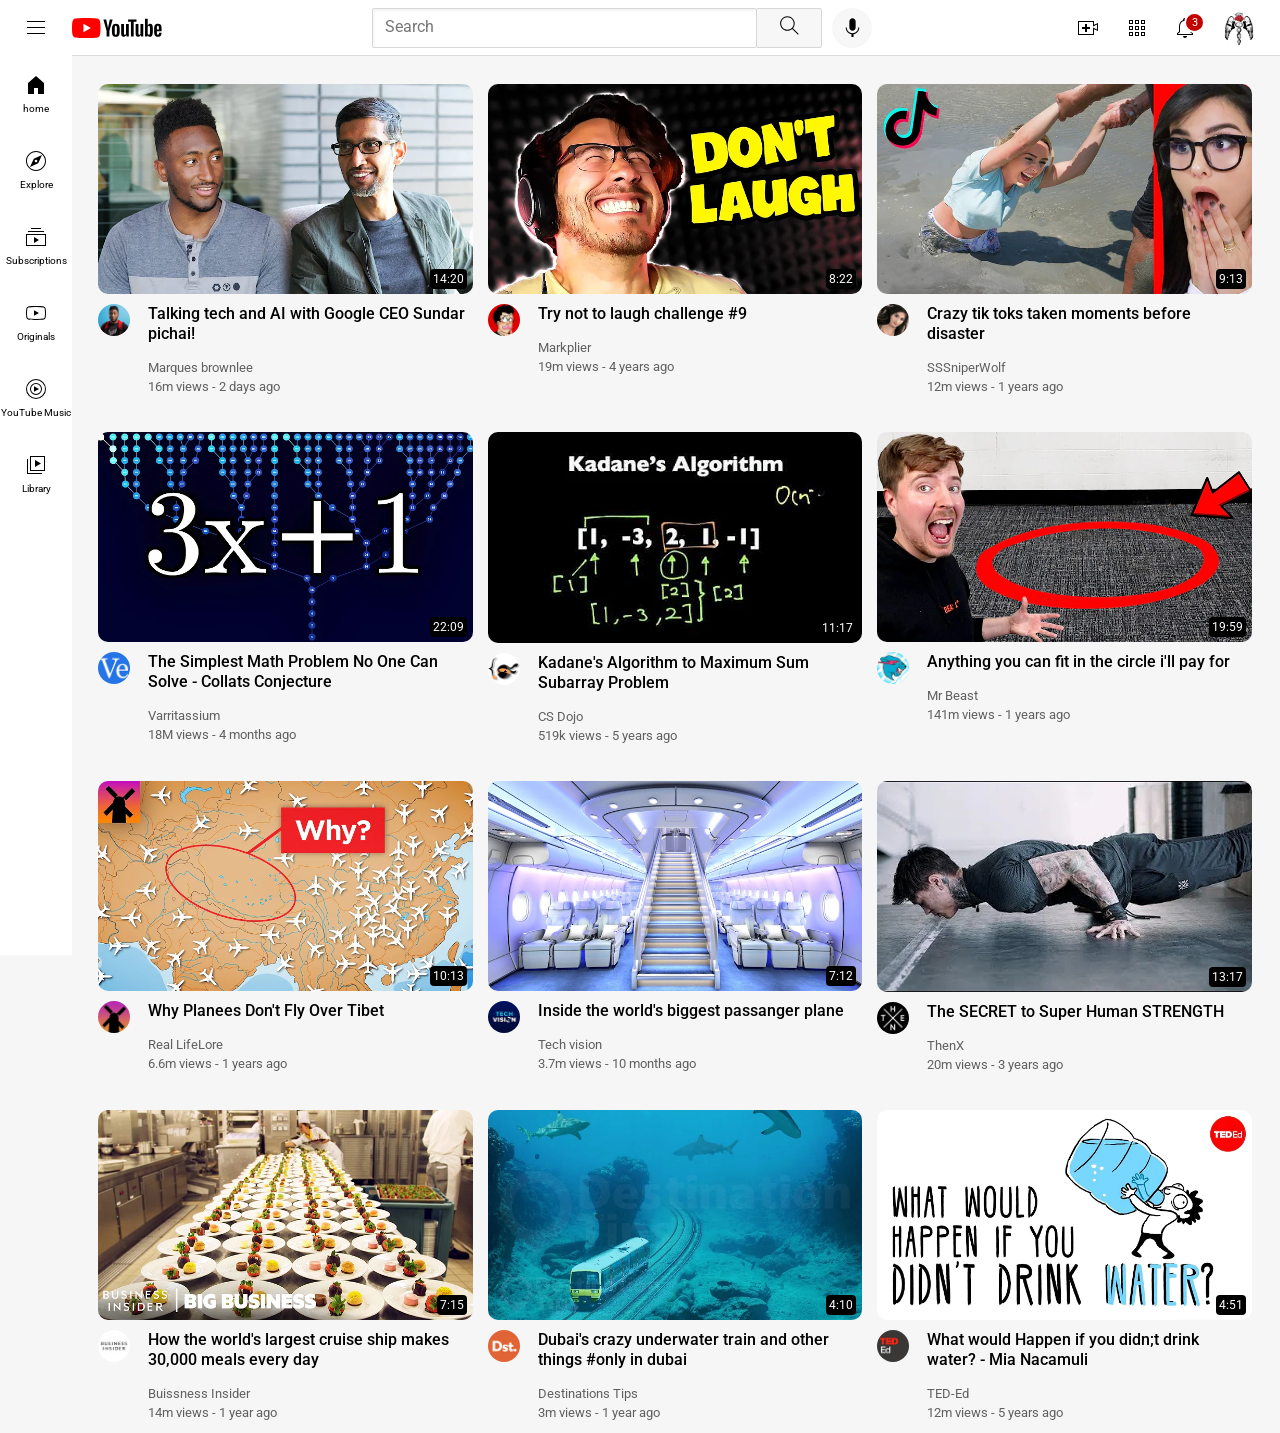
<file: index.html>
<!DOCTYPE html>
<html>
    <head>
        <title>
            karthik-rathor-youtube-Clone.com
        </title>
        <link rel="stylesheet" href="Style.css">
        <link rel="Stylesheet" href="Header.css">
        <link rel="stylesheet" href="Side-Bar.css">
        <link rel="preconnect" href="https://fonts.googleapis.com">
        <link rel="preconnect" href="https://fonts.gstatic.com" crossorigin>
        <link href="https://fonts.googleapis.com/css2?family=Montserrat:ital,wght@0,100..900;1,100..900&family=Roboto:ital,wght@0,100..900;1,100..900&display=swap" rel="stylesheet">
    </head>
    <body style=" margin: 0px;
                    background-color: rgb(246, 246, 246);
                    padding-left: 98px;
                    padding-top: 84px;
                    padding-right: 28px;">
                    
        <div class="header">
            <div class="left-section">
                <img src="icons/three-line-menu.svg" class="three-line-menu">
                <img src="icons/youtube-logo.svg" class="yt-logo">
            </div>
            <div class="middle-section">
                <input type="search" placeholder="Search" class="search-box">
                <button class="search-icon-btn">
                    <img src="icons/search.svg" class="search-icon">
                    <div class="tooltip">
                        Search
                    </div>
                </button>
                <button class="voice-search-icon-btn">
                    <img src="icons/voice-search-icon.svg" class="voice-search-icon">
                    <div class="tooltip-2">
                        Search with your Voice
                    </div>
                </button>
            </div>
            <div class="right-section">
                <div class="upload-icon-tooltip">
                    <img class="upload-icon" src="icons/upload.svg">
                     <div class="tooltip-3">
                        Create
                     </div>
                </div>
                <div class="youtube-apps-tooltip">
                    <img class="youtube-apps" src="icons/youtube-apps.svg">
                    <div class="tooltip-4">
                        YouTube Apps
                    </div>
                </div>
                    <div class="notification-icon-count">
                        <img class="notification-icon" src="icons/notifications.svg">
                        <div class="notification-count">
                            3
                        </div>
                        <div class="tooltip-5">
                            Notifications
                        </div>
                    </div>
                <img class="my-pfp-icon" src="channel-pfp/Designer.jpg">
            </div>
        </div>
        <div class="Side-bar">
            <div class="sidebar-link">
                <img src="icons/home.svg" class="Home-icon">
                <div>home</div>
            </div>
            <div class="sidebar-link">
                <img src="icons/explore.svg" class="Explore-icon">
                <div>Explore</div>
            </div>
            <div class="sidebar-link">
                <img src="icons/subscriptions.svg" class="Subscription-icon">
                <div>Subscriptions</div>
            </div>
            <div class="sidebar-link">
                <img src="icons/originals.svg" class="Originals-icon">
                <div>Originals</div>
            </div>
            <div class="sidebar-link">
                <img src="icons/youtube-music.svg" class="Music-icon">
                <div>YouTube Music</div>
            </div>
            <div class="sidebar-link">
                <img src="icons/library.svg" class="Library-icon">
                <div>Library</div>
            </div>
        </div>
        <div class="grid">
          <div class="video-preview">
            <a href="https://www.youtube.com/watch?v=n2RNcPRtAiY" >
                <img src="thumbnail/thumbnail-1.webp" class="thumbnail">
            </a>
            <div class="video-thumbnail">
              <div class="time-stamp">
                14:20
              </div>
            </div>
                <div class="video-credits">
                    <div class="channel-pfp">
                            <img src="channel-pfp/pfp-1.jpeg" class="pfp">
                    </div>
                    <div class="video-info">
                        <p class="title"> Talking tech and AI with Google CEO Sundar pichai!</p>
                        <p class="author"> Marques brownlee</p>
                        <p class="stats"> 16m views - 2 days ago</p>
                    </div>
                </div>
            </div>

            <div class="video-preview">
                <div class="video-thumbnail">
                    <img src="thumbnail/thumbnail-2.webp" class="thumbnail">
                    <div class="time-stamp">
                        8:22
                    </div>
                </div>
                <div class="video-credits">
                    <div class="channel-pfp">
                        <img src="channel-pfp/pfp-2.jpeg" class="pfp">
                    </div>
                    <div class="video-info">
                        <p class="title"> Try not to laugh challenge #9</p>
                        <p class="author"> Markplier</p>
                        <p class="stats"> 19m views - 4 years ago</p>
                    </div>
                </div>
            </div>

            <div class="video-preview">
                <div class="video-thumbnail">
                    <img src="thumbnail/thumbnail-3.webp" class="thumbnail">
                    <div class="time-stamp">
                        9:13
                    </div>
                </div>
                <div class="video-credits">
                    <div class="channel-pfp">
                        <img src="channel-pfp/pfp-3.jpeg" class="pfp">
                    </div>
                    <div class="video-info">
                        <p class="title"> Crazy tik toks taken moments before disaster</p>
                        <p class="author"> SSSniperWolf</p>
                        <p class="stats"> 12m views - 1 years ago</p>
                    </div>
                </div>
            </div>

            <div class="video-preview">
                <div class="video-thumbnail">
                    <img src="thumbnail/thumbnail-4.webp" class="thumbnail">
                    <div class="time-stamp">
                        22:09
                    </div>
                </div>
                <div class="video-credits">
                    <div class="channel-pfp">
                        <img src="channel-pfp/channel-4.jpeg" class="pfp">
                    </div>
                    <div class="video-info">
                        <p class="title"> The Simplest Math Problem No One Can Solve - Collats Conjecture </p>
                        <p class="author"> Varritassium</p>
                        <p class="stats"> 18M views - 4 months ago</p>
                    </div>
                </div>
            </div>

            <div class="video-preview">
                <div class="video-thumbnail">
                    <img src="thumbnail/thumbnail-5.webp" class="thumbnail">
                    <div class="time-stamp">
                        11:17
                    </div>
                </div>
                <div class="video-credits">
                    <div class="channel-pfp">
                        <img src="channel-pfp/channel-5.jpeg" class="pfp">
                    </div>
                    <div class="video-info">
                        <p class="title"> Kadane's Algorithm to Maximum Sum Subarray Problem</p>
                        <p class="author"> CS Dojo</p>
                        <p class="stats"> 519k views - 5 years ago</p>
                    </div>
                </div>
            </div>

            <div class="video-preview">
                <div class="video-thumbnail">
                    <img src="thumbnail/thumbnail-6.webp" class="thumbnail">
                    <div class="time-stamp">
                        19:59
                    </div>
                </div>
                <div class="video-credits">
                    <div class="channel-pfp">
                        <img src="channel-pfp/channel-6.jpeg" class="pfp">
                    </div>
                    <div class="video-info">
                        <p class="title">Anything you can fit in the circle i'll pay for</p>
                        <p class="author"> Mr Beast</p>
                        <p class="stats"> 141m views - 1 years ago</p>
                    </div>
                </div>
            </div>

            <div class="video-preview">
                <div class="video-thumbnail">
                    <img src="thumbnail/thumbnail-7.webp" class="thumbnail">
                    <div class="time-stamp">
                        10:13
                    </div>
                </div>
                <div class="video-credits">
                    <div class="channel-pfp">
                        <img src="channel-pfp/channel-7.jpeg" class="pfp">
                    </div>
                    <div class="video-info">
                        <p class="title"> Why Planees Don't Fly Over Tibet</p>
                        <p class="author"> Real LifeLore</p>
                        <p class="stats"> 6.6m views - 1 years ago</p>
                    </div>
                </div>
            </div>

            <div class="video-preview">
                <div class="video-thumbnail">
                    <img src="thumbnail/thumbnail-8.webp" class="thumbnail">
                    <div class="time-stamp">
                        7:12
                    </div>
                </div>
                <div class="video-credits">
                    <div class="channel-pfp">
                        <img src="channel-pfp/channel-8.jpeg" class="pfp">
                    </div>
                    <div class="video-info">
                        <p class="title"> Inside the world's biggest passanger plane</p>
                        <p class="author"> Tech vision</p>
                        <p class="stats"> 3.7m views - 10 months ago</p>
                    </div>
                </div>
            </div>

            <div class="video-preview">
                <div class="video-thumbnail">
                    <img src="thumbnail/thumbnail-9.webp" class="thumbnail">
                    <div class="time-stamp">
                        13:17
                    </div>
                </div>
                <div class="video-credits">
                    <div class="channel-pfp">
                        <img src="channel-pfp/channel-9.jpeg" class="pfp">
                    </div>
                    <div class="video-info">
                        <p class="title"> The SECRET  to Super Human STRENGTH</p>
                        <p class="author"> ThenX</p>
                        <p class="stats"> 20m views - 3 years ago</p>
                    </div>
                </div>
            </div>

            <div class="video-preview">
                <div class="video-thumbnail">
                    <img src="thumbnail/thumbnail-10.webp" class="thumbnail">
                    <div class="time-stamp">
                        7:15
                    </div>
                </div>
                <div class="video-credits">
                    <div class="channel-pfp">
                        <img src="channel-pfp/channel-10.jpeg" class="pfp">
                    </div>
                    <div class="video-info">
                        <p class="title"> How the world's largest cruise ship makes 30,000 meals every day </p>
                        <p class="author"> Buissness Insider</p>
                        <p class="stats"> 14m views - 1 year ago</p>
                    </div>
                </div>
            </div>

            <div class="video-preview">
                <div class="video-thumbnail">
                    <img src="thumbnail/thumbnail-11.webp" class="thumbnail">
                    <div class="time-stamp">
                        4:10
                    </div>
                </div>
                <div class="video-credits">
                    <div class="channel-pfp">
                        <img src="channel-pfp/channel-11.jpeg" class="pfp">
                    </div>
                    <div class="video-info">
                        <p class="title"> Dubai's crazy underwater train and other things #only in dubai</p>
                        <p class="author"> Destinations Tips</p>
                        <p class="stats"> 3m views - 1 year ago</p>
                    </div>
                </div>
            </div>

            <div class="video-preview">
                <div class="video-thumbnail">
                    <img src="thumbnail/thumbnail-12.webp" class="thumbnail">
                    <div class="time-stamp">
                        4:51
                    </div>
                </div>
                <div class="video-credits">
                    <div class="channel-pfp">
                        <img src="channel-pfp/channel-12.jpeg" class="pfp">
                    </div>
                    <div class="video-info">
                        <p class="title"> What would Happen if you didn;t drink water? - Mia Nacamuli</p>
                        <p class="author"> TED-Ed</p>
                        <p class="stats"> 12m views - 5 years ago</p>
                    </div>
                </div>
            </div>
        </div>
    </body>
</html>
</file>
<file: Style.css>
.grid{
    display: grid;
    grid-template-columns: 1fr 1fr 1fr;
    column-gap: 15px;
    row-gap: 25px;
}

@media (max-width: 750px){
    .grid{
        grid-template-columns: 1fr 1fr;
    }
}

@media (min-width: 1300px){
    .grid{
        grid-template-columns: 1fr 1fr 1fr 1fr;
    }
}

@media (min-width: 1299px) and (max-width: 751px){
    .grid{
        grid-template-columns: 1fr 1fr 1fr;
    }
}

.video-thumbnail{
    position: relative;
}
.time-stamp{
    background-color: black;
    color: white;
    position: absolute;
    bottom: 15px;
    right: 6px;
    border-radius: 4px;
    padding: 3px;
    font-family: 'Roboto';
    font-size: 12px;
}
.thumbnail{
    border-radius: 10px;
    width: 100%;
    margin-bottom: 6px;
}
.video-preview{
    padding: px;
    border-radius: 10px;
    transition: background-color 1s;
}

.pfp{
    width: 32px;
    border-radius: 100%;
}
.title{
    margin-top: 0px;
    font-family: 'Roboto';
    font-weight: 500;
    line-height: 20px;
}
.author{
    font-family: 'Roboto';
    font-size: 13px;
    color: #606060;
    margin-bottom: 4px;
}
.stats{
    font-family: 'Roboto';
    font-size: 13px;
    color: #606060;
    margin-top: 0px;
}
.video-credits{
    display: grid;
    grid-template-columns: 40px 1fr;
    column-gap: 10px;
    height: auto;
}
</file>
<file: Header.css>
.three-line-menu{
    height: 24px;
    margin-left: 24px;
    margin-right: 24px;
}
.yt-logo{
    height: 20px;
}
.search-box{
    flex: 1;
    height: 40px;
    padding-left: 12px;
    border-style: solid;
    border-color: #d7d7d7;
    border-width: 1px;
    border-radius: 2px;
    box-shadow: inset 1px 2px 3px rgba(0,0,0,0.05);
    outline-color: rgb(2, 80, 204);
}
.search-icon{
    height: 25px;
    margin-top: 3px;
}
.search-icon-btn{
    display: flex;
    flex-direction: row;
    justify-content: center;
    height: 40px;;
    width: 66px;
    background-color: #F7F7F7;
    border-style: solid;
    border-color: #d7d7d7;
    border-width: 1px;
    margin-left: -1px;
    margin-right: 10px;
    border-radius: 2px;
    position: relative;
}
.search-icon-btn .tooltip{
    position: absolute;
    background-color: rgb(128, 128, 128);
    color: white;
    padding-top: 4px;
    padding-bottom: 4px;
    padding-left: 8px;
    padding-right: 8px;
    border-radius: 5px;
    bottom: -34px;
    right: 2.5px;
    opacity: 0;
    transition: opacity 0.3s;
    pointer-events: none;
}
.search-icon-btn:hover .tooltip{
    opacity: 1;
}
.search-box::placeholder{
    font-family: 'Roboto', Ariel;
    font-size: 16px;
}
.voice-search-icon{
    height: 25px;
}
.voice-search-icon-btn{
    display: flex;
    flex-direction: row;
    justify-content: center;
    padding-top: 5px;
    height: 40px;
    width: 40px;
    border-radius: 40px;
    background-color: #F7F7F7;
    border: none;
    position: relative;
    transition: opacity 0.3s;
}
.voice-search-icon-btn .tooltip-2{
    position: absolute;
    background-color: rgb(128, 128, 128);
    color: white;
    padding-top: 4px;
    padding-bottom: 4px;
    padding-left: 8px;
    padding-right: 8px;
    border-radius: 5px;
    bottom: -33.5px;
    width: 140px;
    opacity: 0;
    transition: opacity 0.3s;
    pointer-events: none;
}
.voice-search-icon-btn:hover .tooltip-2{
    opacity: 1;
}
.voice-search-icon{
    margin-top: 2px;
}
.upload-icon{
    width: 24px;
}
.upload-icon-tooltip{
    position: relative;
    display: flex;
    flex-direction: row;
    justify-content: center;
}
.upload-icon-tooltip .tooltip-3{
    bottom: -41px;
    position: absolute;
    background-color: rgb(128, 128, 128);
    color: white;
    font-size: 13.3px;
    padding-top: 4px;
    padding-bottom: 4px;
    padding-left: 8px;
    padding-right: 8px;
    border-radius: 5px;
    opacity: 0;
    pointer-events: none;
    transition: 0.3s;
    font-family: 'roboto';
}
.upload-icon-tooltip:hover .tooltip-3{
    opacity: 1;
}
.youtube-apps{
    width: 24px;
}
.youtube-apps-tooltip{
    position: relative;
    display: flex;
    flex-direction: row;
    justify-content: center;
}
.youtube-apps-tooltip .tooltip-4{
    position: absolute;
    bottom: -41px;
    position: absolute;
    background-color: rgb(128, 128, 128);
    color: white;
    font-size: 13.3px;
    padding-top: 4px;
    padding-bottom: 4px;
    padding-left: 8px;
    padding-right: 8px;
    border-radius: 5px;
    opacity: 0;
    pointer-events: none;
    transition: 0.3s;
    font-family: 'roboto';
    width: 87px;
}
.youtube-apps-tooltip:hover .tooltip-4{
    opacity: 1;
}
.notification-icon{
    width: 24px;
}
.notification-icon-count{
    position: relative;
    display: flex;
    flex-direction: row;
    justify-content: center;
}
.notification-count{
    position: absolute;
    top: -4px;
    right: -8px;
    background-color: rgb(194, 1, 1);
    padding-left: 5.5px;
    padding-right: 5.5px;
    padding-top: 2px;
    padding-bottom: 2px;
    text-align: center;
    border-style: solid;
    border-width: 2px;
    border-color: white; 
    color: white;
    font-family: 'Roboto';
    font-size: 11px;
    border-radius: 100%;
}
.notification-icon-count .tooltip-5{
    position: absolute;
    bottom: -41px;
    position: absolute;
    background-color: rgb(128, 128, 128);
    color: white;
    font-size: 13.3px;
    padding-top: 4px;
    padding-bottom: 4px;
    padding-left: 8px;
    padding-right: 8px;
    border-radius: 5px;
    opacity: 0;
    pointer-events: none;
    transition: 0.3s;
    font-family: 'roboto';
}
.notification-icon-count:hover .tooltip-5{
    opacity: 1;
}
.my-pfp-icon{
    height: 34px;
    border-radius: 100%;
}
.header{
    z-index: 100;
    height: 55px;
    display: flex;
    flex-direction: row;
    justify-content: space-between;
    position: fixed;
    top: 0px;
    left: 0px;
    right: 0px;
    background-color: white;
    border-bottom-width: 1px;
    border-top-width: 1px;
    border-bottom-style: solid;
    border-bottom-color: rgb(219, 219, 219);

}
.left-section{
    display: flex;
    align-items: center;
}
.middle-section{
    display: flex;
    align-items: center;
    flex: 1;
    margin-left: 70px;
    margin-right: 35px;
    max-width:  500px;
}
.right-section{
    margin-right: 24px;
    margin-left: 29px;
    width: 180px;
    display: flex;
    align-items: center;
    justify-content: space-between;
    flex-shrink: 0;
}
.search-button{
    height: 40px;
    width: 60px;
}
</file>
<file: Side-Bar.css>
.Side-bar{
    position: fixed;
    left: 0px;
    background-color: white;
    top: 55px;
    width: 72px;
    height: 100%;
    z-index: 101;
}
.sidebar-link{
    display: flex;
    flex-direction: column;
    align-items: center;
    justify-content: center;
    height: 76px;
    transition: background-color 0.5s;
    cursor:pointer;
}
.sidebar-link:hover{
    background-color: rgb(222, 216, 216);
}
.sidebar-link img{
    height: 24px;
    margin-bottom: 6px;
}
.sidebar-link div{
    font-family: 'Roboto';
    font-size: 10px;
}
</file>
